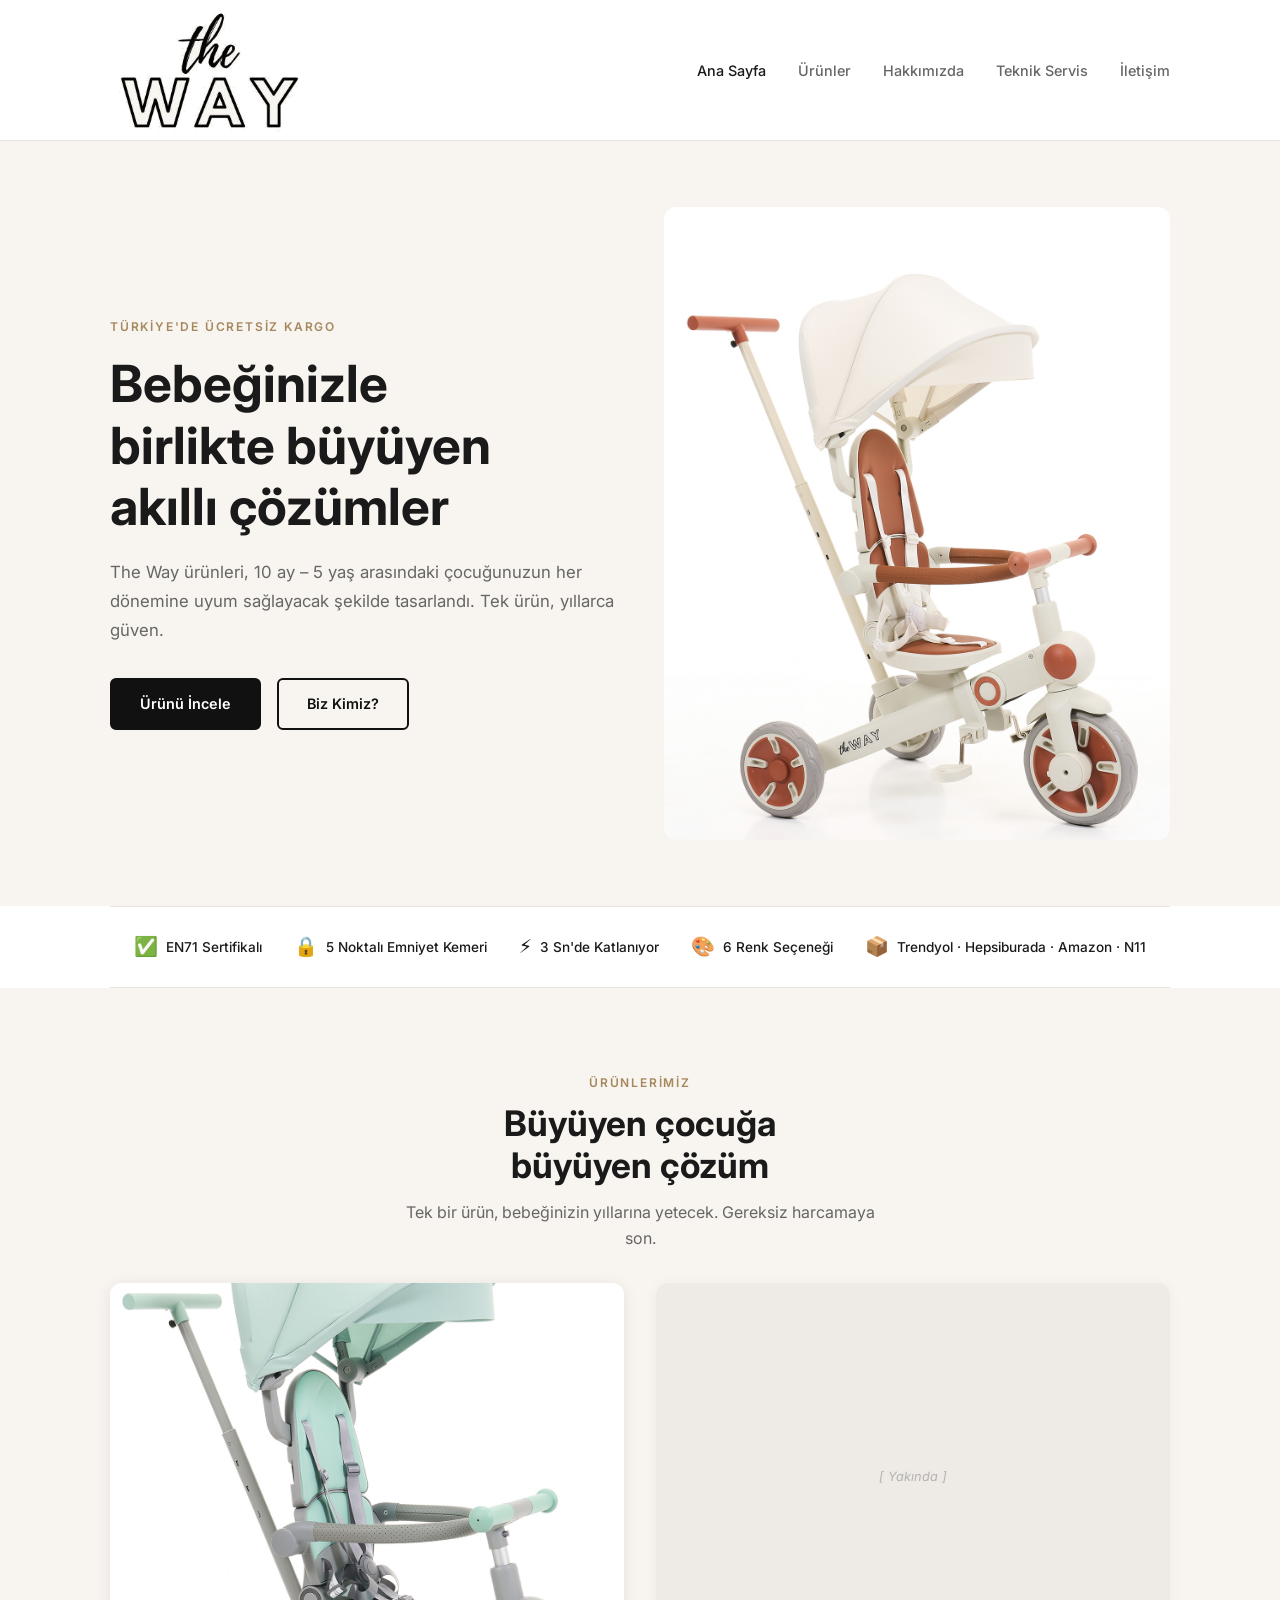
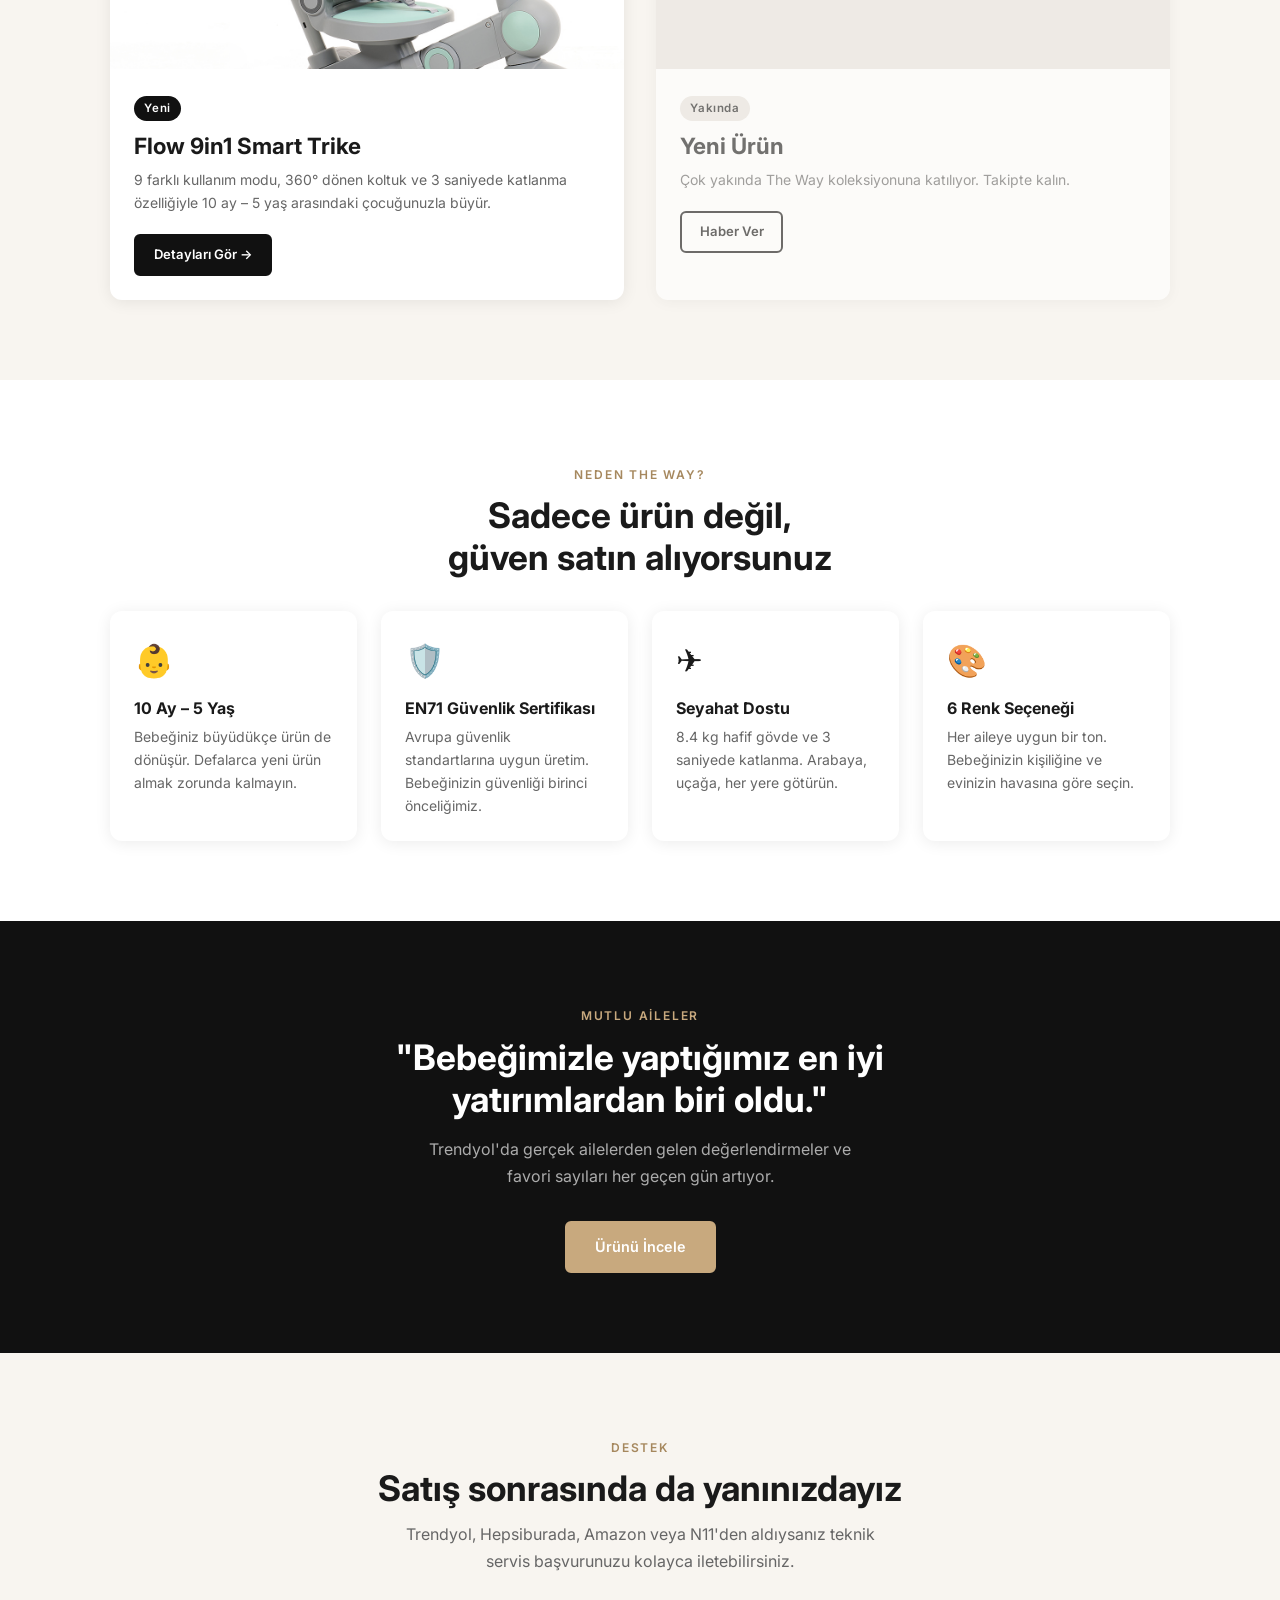
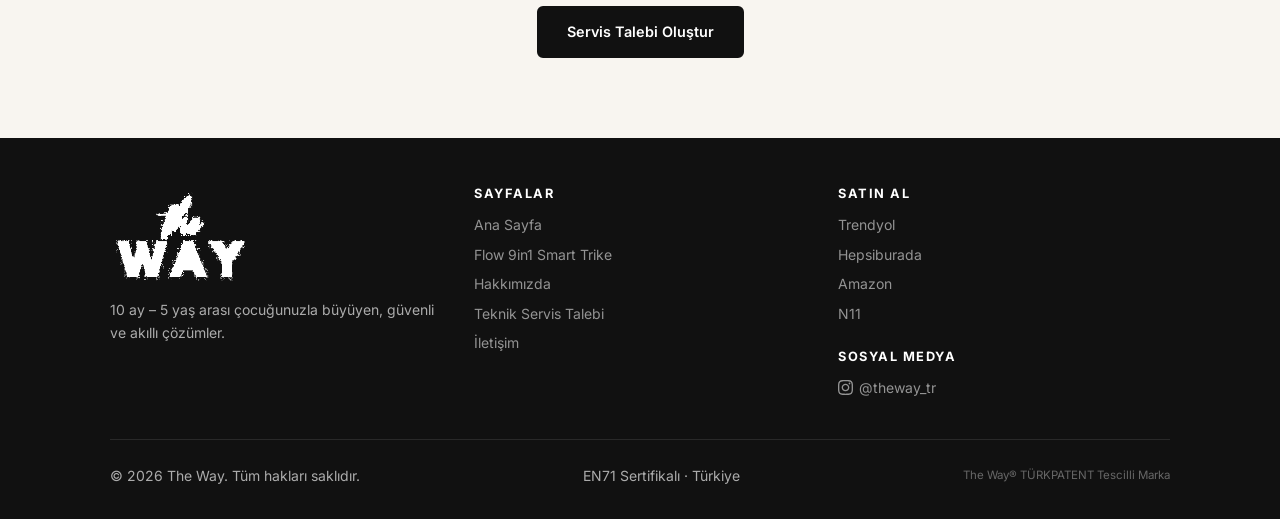
<file: index.html>
<!DOCTYPE html>
<html lang="tr">
<head>
  <meta charset="UTF-8" />
  <meta name="viewport" content="width=device-width, initial-scale=1.0" />
  <title>The Way — Bebeğinizle Büyüyen Akıllı Çözümler</title>
  <meta name="description" content="The Way; 10 ay – 5 yaş arası çocuklar için tasarlanmış, güvenli ve akıllı bebek araçları üretir. Flow 9in1 Smart Trike ile çocuğunuzla birlikte büyüyün." />
  <link rel="preconnect" href="https://fonts.googleapis.com" />
  <link rel="preconnect" href="https://fonts.gstatic.com" crossorigin />
  <link href="https://fonts.googleapis.com/css2?family=Inter:wght@300;400;500;600;700;900&display=swap" rel="stylesheet" />
  <link rel="stylesheet" href="css/style.css" />

  <!-- Schema.org: Organizasyon -->
  <script type="application/ld+json">
  {
    "@context": "https://schema.org",
    "@type": "Organization",
    "name": "The Way",
    "url": "https://theway.com.tr",
    "description": "10 ay – 5 yaş arası çocuklar için akıllı ve güvenli bebek araçları",
    "contactPoint": {
      "@type": "ContactPoint",
      "contactType": "customer service",
      "availableLanguage": "Turkish"
    }
  }
  </script>
</head>
<body>

  <!-- Header buraya enjekte edilir -->
  <div id="site-header"></div>

  <!-- HERO -->
  <section class="hero">
    <div class="container">
      <div class="hero-inner">
        <div class="hero-text">
          <span class="section-label mb-2" style="display:block">Türkiye'de Ücretsiz Kargo</span>
          <h1>Bebeğinizle<br/>birlikte büyüyen<br/>akıllı çözümler</h1>
          <p>
            The Way ürünleri, 10 ay – 5 yaş arasındaki çocuğunuzun her dönemine
            uyum sağlayacak şekilde tasarlandı. Tek ürün, yıllarca güven.
          </p>
          <div class="hero-btns">
            <a href="urun-flow-9in1.html" class="btn btn--primary">Ürünü İncele</a>
            <a href="hakkimizda.html" class="btn btn--outline">Biz Kimiz?</a>
          </div>
        </div>
        <div class="hero-image">
          <img src="images/beyaz/1.jpg" alt="The Way Flow 9in1 Smart Trike — Beyaz" style="width:100%;height:100%;object-fit:cover;" />
        </div>
      </div>
    </div>
  </section>

  <!-- GÜVEN ÇUBUĞU -->
  <section style="padding: 0; background: var(--white);">
    <div class="container">
      <div class="trust-bar">
        <div class="trust-item"><span class="icon">✅</span> EN71 Sertifikalı</div>
        <div class="trust-item"><span class="icon">🔒</span> 5 Noktalı Emniyet Kemeri</div>
        <div class="trust-item"><span class="icon">⚡</span> 3 Sn'de Katlanıyor</div>
        <div class="trust-item"><span class="icon">🎨</span> 6 Renk Seçeneği</div>
        <div class="trust-item"><span class="icon">📦</span> Trendyol · Hepsiburada · Amazon · N11</div>
      </div>
    </div>
  </section>

  <!-- ÜRÜNLER -->
  <section class="section section--cream">
    <div class="container">
      <div class="text-center mb-4">
        <span class="section-label">Ürünlerimiz</span>
        <h2 style="margin-top:0.5rem">Büyüyen çocuğa<br/>büyüyen çözüm</h2>
        <p style="margin: 0.75rem auto 0; color: var(--text-muted); max-width: 50ch;">
          Tek bir ürün, bebeğinizin yıllarına yetecek. Gereksiz harcamaya son.
        </p>
      </div>

      <div class="products-grid">
        <!-- Ürün 1 -->
        <article class="product-card card">
          <div class="product-card-img">
            <img src="images/mint/1.jpg" alt="The Way Flow 9in1 Smart Trike — Mint" style="width:100%;height:100%;object-fit:cover;" />
          </div>
          <div class="product-card-body">
            <span class="badge badge--black" style="margin-bottom:0.75rem">Yeni</span>
            <h3>Flow 9in1 Smart Trike</h3>
            <p>
              9 farklı kullanım modu, 360° dönen koltuk ve 3 saniyede katlanma özelliğiyle
              10 ay – 5 yaş arasındaki çocuğunuzla büyür.
            </p>
            <a href="urun-flow-9in1.html" class="btn btn--primary btn--sm">Detayları Gör →</a>
          </div>
        </article>

        <!-- Ürün 2 — Yakında -->
        <article class="product-card card" style="opacity:0.6">
          <div class="product-card-img">
            <div class="img-placeholder" style="width:100%;height:100%;min-height:240px;">
              [ Yakında ]
            </div>
          </div>
          <div class="product-card-body">
            <span class="badge badge--cream" style="margin-bottom:0.75rem">Yakında</span>
            <h3>Yeni Ürün</h3>
            <p>Çok yakında The Way koleksiyonuna katılıyor. Takipte kalın.</p>
            <a href="iletisim.html" class="btn btn--outline btn--sm">Haber Ver</a>
          </div>
        </article>
      </div>
    </div>
  </section>

  <!-- NEDEN THE WAY -->
  <section class="section">
    <div class="container">
      <div class="text-center mb-4">
        <span class="section-label">Neden The Way?</span>
        <h2 style="margin-top:0.5rem">Sadece ürün değil,<br/>güven satın alıyorsunuz</h2>
      </div>

      <div class="features-grid">
        <div class="feature-item">
          <span class="feature-icon">👶</span>
          <h3>10 Ay – 5 Yaş</h3>
          <p>Bebeğiniz büyüdükçe ürün de dönüşür. Defalarca yeni ürün almak zorunda kalmayın.</p>
        </div>
        <div class="feature-item">
          <span class="feature-icon">🛡️</span>
          <h3>EN71 Güvenlik Sertifikası</h3>
          <p>Avrupa güvenlik standartlarına uygun üretim. Bebeğinizin güvenliği birinci önceliğimiz.</p>
        </div>
        <div class="feature-item">
          <span class="feature-icon">✈️</span>
          <h3>Seyahat Dostu</h3>
          <p>8.4 kg hafif gövde ve 3 saniyede katlanma. Arabaya, uçağa, her yere götürün.</p>
        </div>
        <div class="feature-item">
          <span class="feature-icon">🎨</span>
          <h3>6 Renk Seçeneği</h3>
          <p>Her aileye uygun bir ton. Bebeğinizin kişiliğine ve evinizin havasına göre seçin.</p>
        </div>
      </div>
    </div>
  </section>

  <!-- SOSYAL KANIT / ÇAĞRI -->
  <section class="section section--black">
    <div class="container text-center">
      <span class="section-label" style="color: var(--accent)">Mutlu Aileler</span>
      <h2 style="margin-top:0.5rem; color: var(--white)">
        "Bebeğimizle yaptığımız en iyi<br/>yatırımlardan biri oldu."
      </h2>
      <p style="color: rgba(255,255,255,0.65); margin: 1rem auto 2rem; max-width: 45ch;">
        Trendyol'da gerçek ailelerden gelen değerlendirmeler ve favori sayıları
        her geçen gün artıyor.
      </p>
      <a href="urun-flow-9in1.html" class="btn btn--accent">Ürünü İncele</a>
    </div>
  </section>

  <!-- TEKNİK SERVİS ÇAĞRI -->
  <section class="section section--cream">
    <div class="container text-center">
      <span class="section-label">Destek</span>
      <h2 style="margin-top:0.5rem">Satış sonrasında da yanınızdayız</h2>
      <p style="margin: 0.75rem auto 2rem; color: var(--text-muted); max-width: 48ch;">
        Trendyol, Hepsiburada, Amazon veya N11'den aldıysanız teknik servis
        başvurunuzu kolayca iletebilirsiniz.
      </p>
      <a href="servis.html" class="btn btn--primary">Servis Talebi Oluştur</a>
    </div>
  </section>

  <!-- Footer buraya enjekte edilir -->
  <div id="site-footer"></div>

  <script src="js/main.js"></script>
</body>
</html>
                                                         
</file>
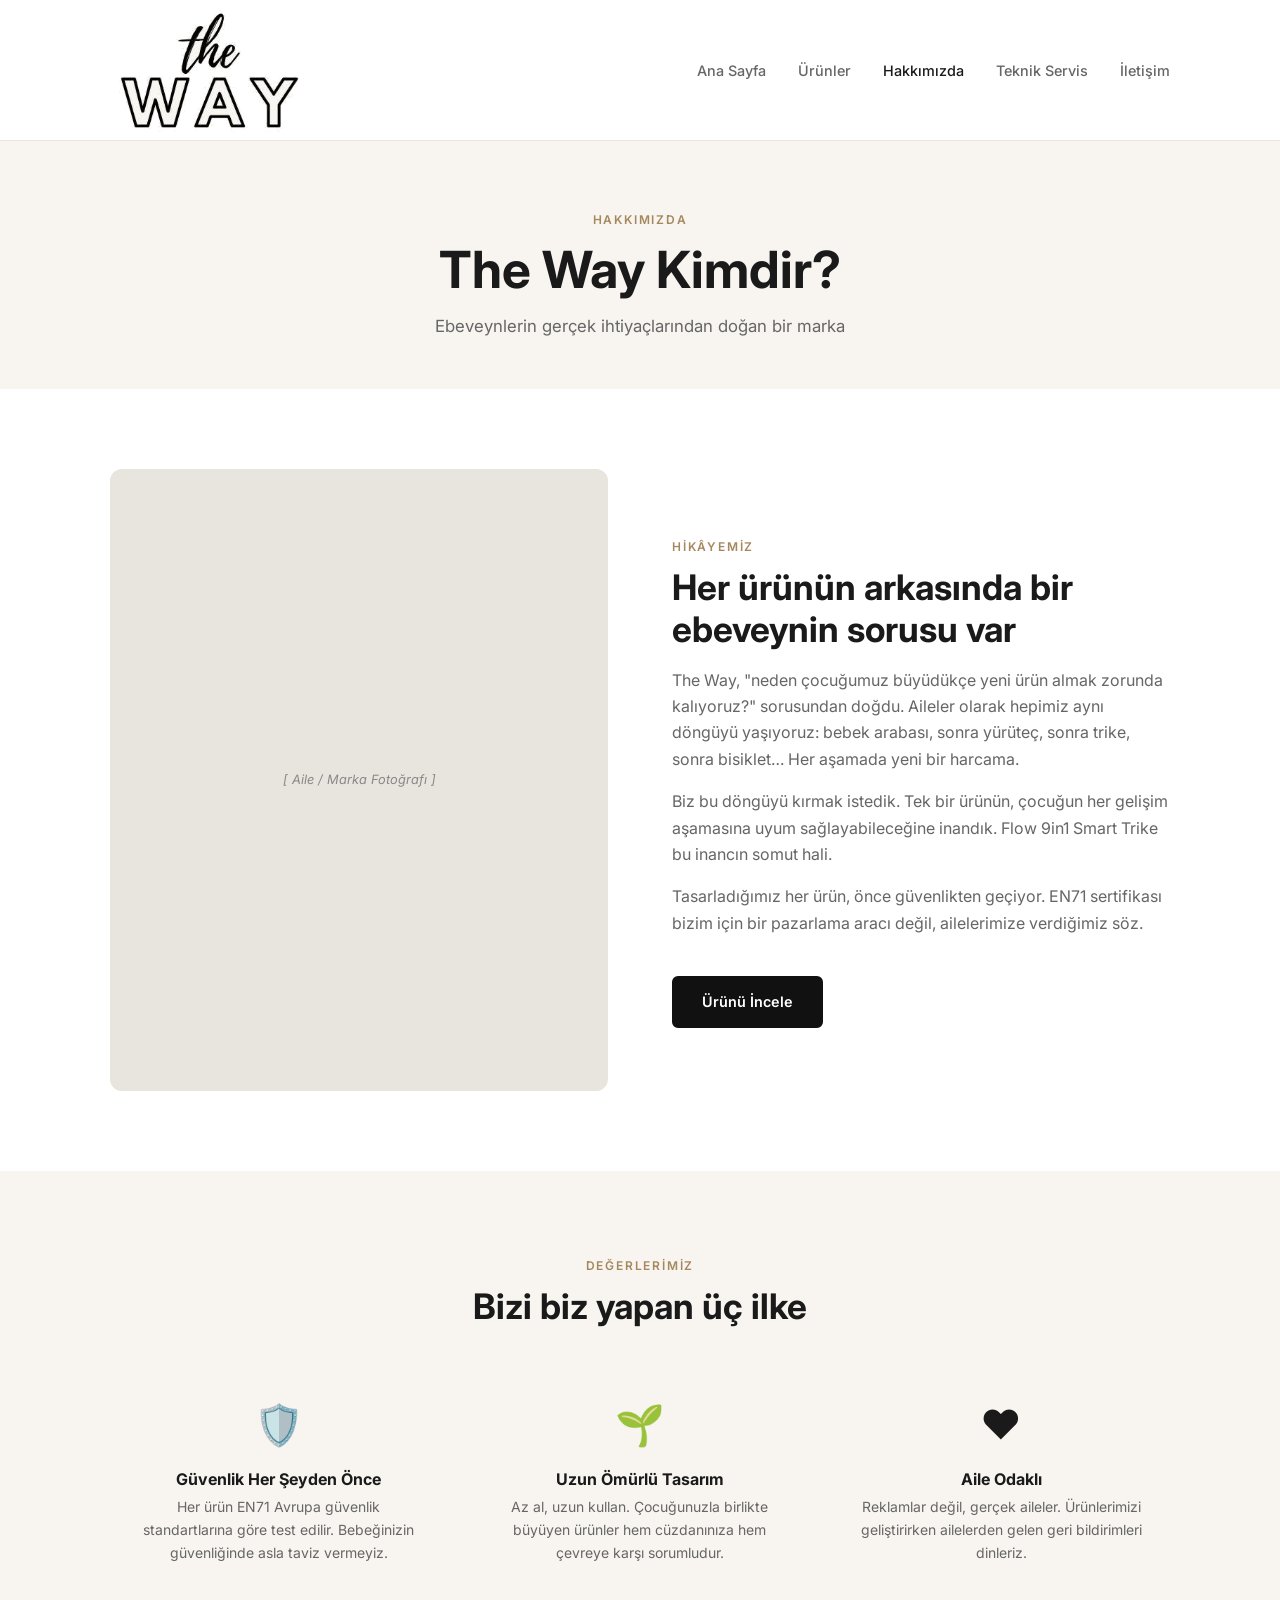
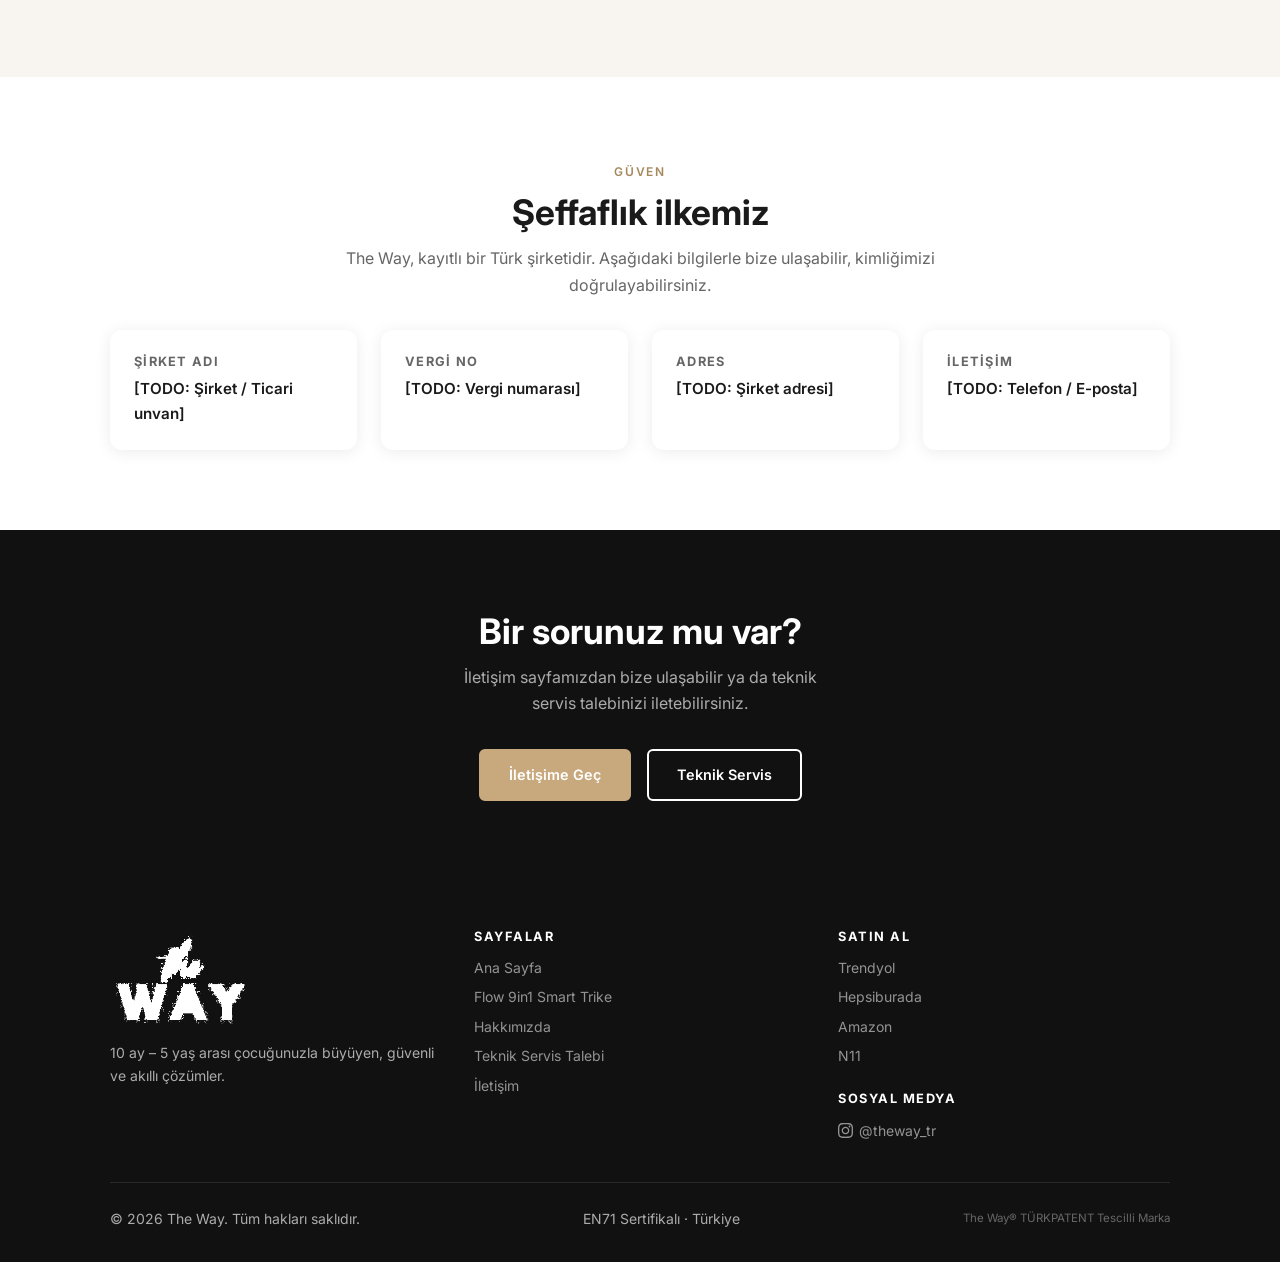
<file: hakkimizda.html>
<!DOCTYPE html>
<html lang="tr">
<head>
  <meta charset="UTF-8" />
  <meta name="viewport" content="width=device-width, initial-scale=1.0" />
  <title>Hakkımızda — The Way</title>
  <meta name="description" content="The Way; ebeveynlerin gerçek ihtiyaçlarından doğan, güvenli ve uzun ömürlü bebek ürünleri tasarlayan bir Türk markasıdır." />
  <link rel="preconnect" href="https://fonts.googleapis.com" />
  <link rel="preconnect" href="https://fonts.gstatic.com" crossorigin />
  <link href="https://fonts.googleapis.com/css2?family=Inter:wght@300;400;500;600;700;900&display=swap" rel="stylesheet" />
  <link rel="stylesheet" href="css/style.css" />

  <style>
    .story-layout {
      display: grid;
      grid-template-columns: 1fr 1fr;
      gap: 4rem;
      align-items: center;
    }
    @media (max-width: 768px) {
      .story-layout { grid-template-columns: 1fr; gap: 2rem; }
    }
    .story-image {
      border-radius: var(--radius);
      overflow: hidden;
      aspect-ratio: 4/5;
    }
    .story-text h2 { margin-bottom: 1rem; }
    .story-text p { color: var(--text-muted); margin-bottom: 1rem; }

    .values-grid {
      display: grid;
      grid-template-columns: repeat(auto-fit, minmax(200px, 1fr));
      gap: 1.5rem;
      text-align: center;
    }
    .value-item {
      padding: 2rem 1.5rem;
    }
    .value-icon { font-size: 2.5rem; display: block; margin-bottom: 0.75rem; }
    .value-item h3 { font-size: 1rem; margin-bottom: 0.4rem; }
    .value-item p { font-size: 0.875rem; color: var(--text-muted); max-width: none; }

    .trust-grid {
      display: grid;
      grid-template-columns: repeat(auto-fit, minmax(200px, 1fr));
      gap: 1.5rem;
    }
    .trust-card {
      background: var(--white);
      border-radius: var(--radius);
      padding: 1.5rem;
      box-shadow: var(--shadow);
    }
    .trust-card h4 { font-size: 0.8rem; text-transform: uppercase; letter-spacing: 0.1em; color: var(--text-muted); margin-bottom: 0.4rem; }
    .trust-card p { font-size: 0.95rem; font-weight: 600; max-width: none; }
  </style>
</head>
<body>

  <div id="site-header"></div>

  <div class="page-hero">
    <div class="container">
      <span class="section-label">Hakkımızda</span>
      <h1 style="margin-top:0.5rem">The Way Kimdir?</h1>
      <p>Ebeveynlerin gerçek ihtiyaçlarından doğan bir marka</p>
    </div>
  </div>

  <!-- Marka Hikâyesi -->
  <section class="section">
    <div class="container">
      <div class="story-layout">
        <div class="story-image">
          <div class="img-placeholder" style="width:100%;height:100%;min-height:420px;">
            [ Aile / Marka Fotoğrafı ]
          </div>
        </div>
        <div class="story-text">
          <span class="section-label">Hikâyemiz</span>
          <h2 style="margin-top:0.5rem">Her ürünün arkasında bir ebeveynin sorusu var</h2>
          <p>
            The Way, "neden çocuğumuz büyüdükçe yeni ürün almak zorunda kalıyoruz?"
            sorusundan doğdu. Aileler olarak hepimiz aynı döngüyü yaşıyoruz: bebek arabası,
            sonra yürüteç, sonra trike, sonra bisiklet… Her aşamada yeni bir harcama.
          </p>
          <p>
            Biz bu döngüyü kırmak istedik. Tek bir ürünün, çocuğun her gelişim aşamasına
            uyum sağlayabileceğine inandık. Flow 9in1 Smart Trike bu inancın somut hali.
          </p>
          <p>
            Tasarladığımız her ürün, önce güvenlikten geçiyor. EN71 sertifikası bizim için
            bir pazarlama aracı değil, ailelerimize verdiğimiz söz.
          </p>
          <a href="urun-flow-9in1.html" class="btn btn--primary mt-3" style="display:inline-flex">Ürünü İncele</a>
        </div>
      </div>
    </div>
  </section>

  <!-- Değerlerimiz -->
  <section class="section section--cream">
    <div class="container">
      <div class="text-center mb-4">
        <span class="section-label">Değerlerimiz</span>
        <h2 style="margin-top:0.5rem">Bizi biz yapan üç ilke</h2>
      </div>
      <div class="values-grid">
        <div class="value-item">
          <span class="value-icon">🛡️</span>
          <h3>Güvenlik Her Şeyden Önce</h3>
          <p>Her ürün EN71 Avrupa güvenlik standartlarına göre test edilir. Bebeğinizin güvenliğinde asla taviz vermeyiz.</p>
        </div>
        <div class="value-item">
          <span class="value-icon">🌱</span>
          <h3>Uzun Ömürlü Tasarım</h3>
          <p>Az al, uzun kullan. Çocuğunuzla birlikte büyüyen ürünler hem cüzdanınıza hem çevreye karşı sorumludur.</p>
        </div>
        <div class="value-item">
          <span class="value-icon">❤️</span>
          <h3>Aile Odaklı</h3>
          <p>Reklamlar değil, gerçek aileler. Ürünlerimizi geliştirirken ailelerden gelen geri bildirimleri dinleriz.</p>
        </div>
      </div>
    </div>
  </section>

  <!-- Güven Unsurları -->
  <section class="section">
    <div class="container">
      <div class="text-center mb-4">
        <span class="section-label">Güven</span>
        <h2 style="margin-top:0.5rem">Şeffaflık ilkemiz</h2>
        <p style="margin: 0.75rem auto 0; color: var(--text-muted);">
          The Way, kayıtlı bir Türk şirketidir. Aşağıdaki bilgilerle bize ulaşabilir, kimliğimizi doğrulayabilirsiniz.
        </p>
      </div>
      <div class="trust-grid">
        <div class="trust-card">
          <h4>Şirket Adı</h4>
          <p>[TODO: Şirket / Ticari unvan]</p>
        </div>
        <div class="trust-card">
          <h4>Vergi No</h4>
          <p>[TODO: Vergi numarası]</p>
        </div>
        <div class="trust-card">
          <h4>Adres</h4>
          <p>[TODO: Şirket adresi]</p>
        </div>
        <div class="trust-card">
          <h4>İletişim</h4>
          <p>[TODO: Telefon / E-posta]</p>
        </div>
      </div>
    </div>
  </section>

  <!-- CTA -->
  <section class="section section--black">
    <div class="container text-center">
      <h2 style="color:var(--white)">Bir sorunuz mu var?</h2>
      <p style="color:rgba(255,255,255,0.65); margin: 0.75rem auto 2rem; max-width: 40ch;">
        İletişim sayfamızdan bize ulaşabilir ya da teknik servis talebinizi iletebilirsiniz.
      </p>
      <div style="display:flex; gap:1rem; justify-content:center; flex-wrap:wrap;">
        <a href="iletisim.html" class="btn btn--accent">İletişime Geç</a>
        <a href="servis.html" class="btn btn--outline" style="color:var(--white); border-color:var(--white)">Teknik Servis</a>
      </div>
    </div>
  </section>

  <div id="site-footer"></div>
  <script src="js/main.js"></script>
</body>
</html>
</file>
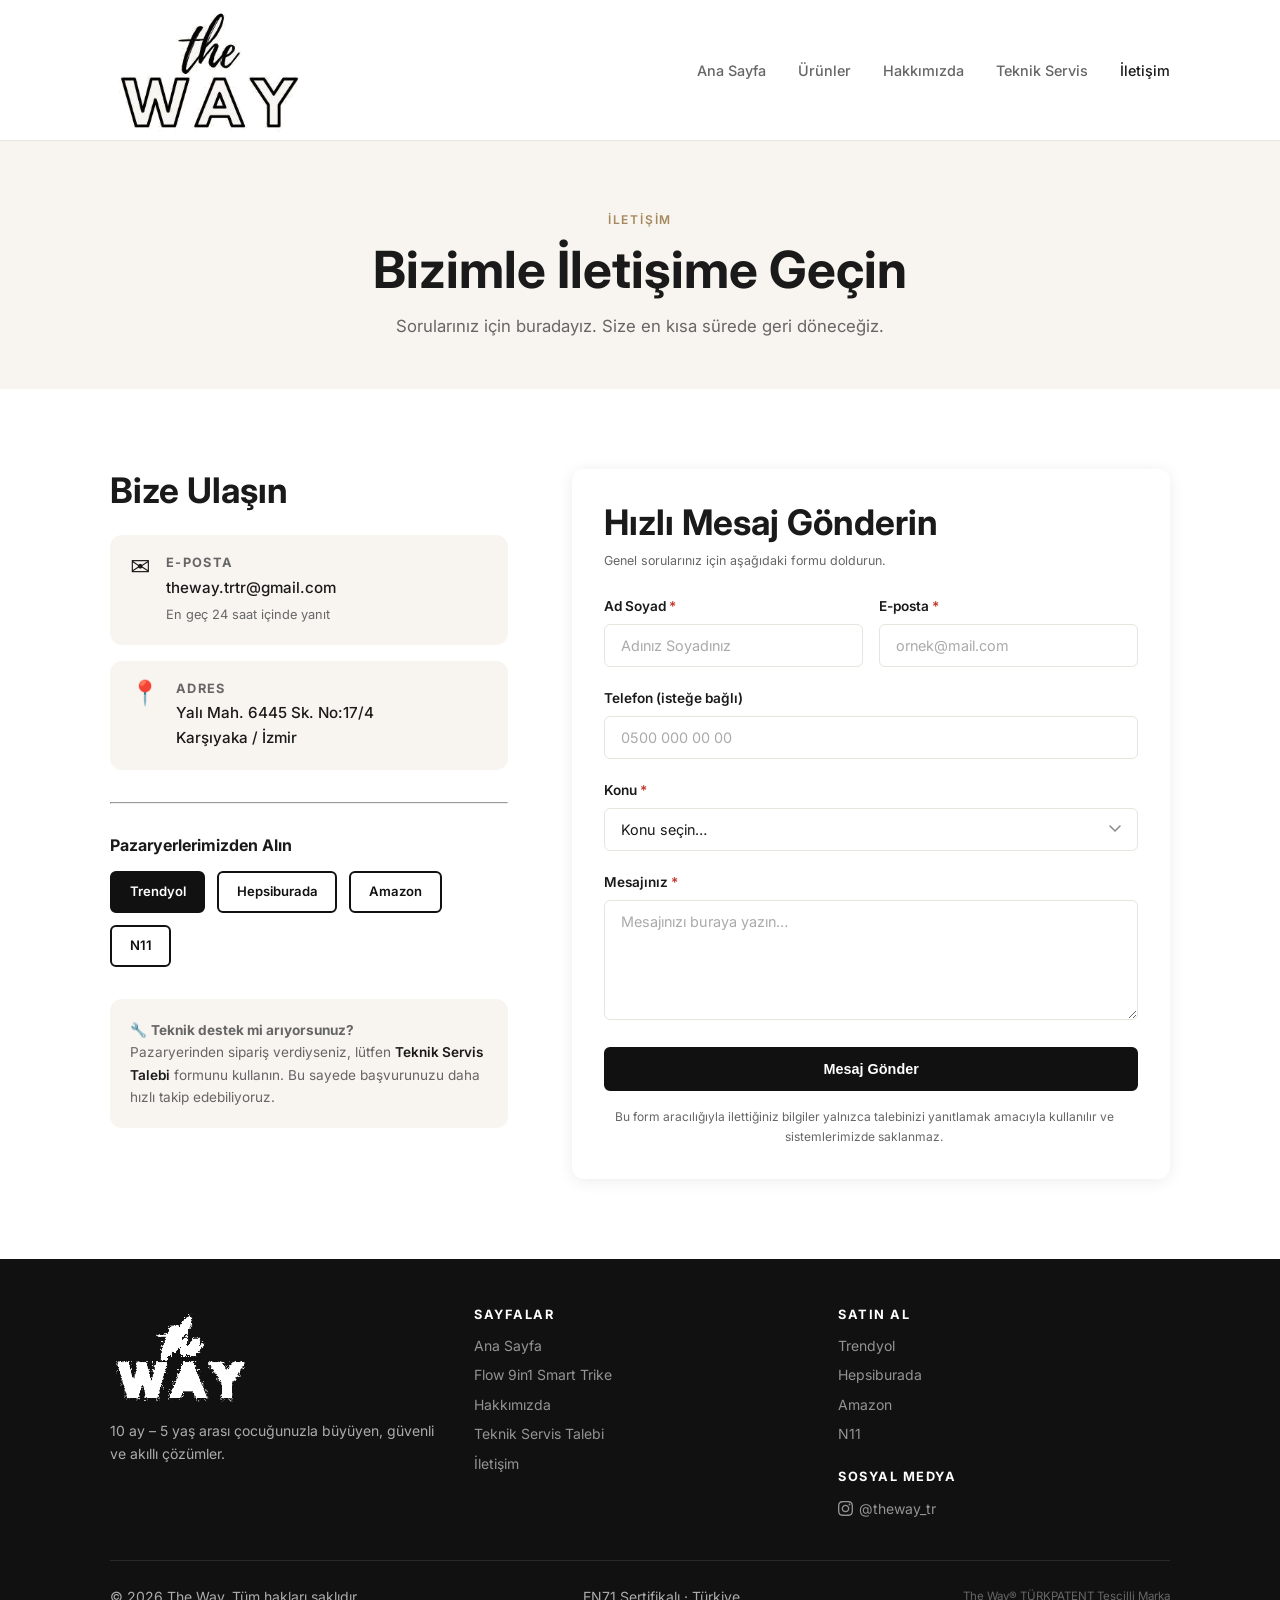
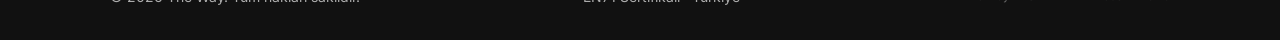
<file: iletisim.html>
<!DOCTYPE html>
<html lang="tr">
<head>
  <meta charset="UTF-8" />
  <meta name="viewport" content="width=device-width, initial-scale=1.0" />
  <title>İletişim — The Way</title>
  <meta name="description" content="The Way ile iletişime geçin. Telefon, e-posta veya adres bilgilerimize ulaşın." />
  <link rel="preconnect" href="https://fonts.googleapis.com" />
  <link rel="preconnect" href="https://fonts.gstatic.com" crossorigin />
  <link href="https://fonts.googleapis.com/css2?family=Inter:wght@300;400;500;600;700;900&display=swap" rel="stylesheet" />
  <link rel="stylesheet" href="css/style.css" />

  <style>
    .contact-layout {
      display: grid;
      grid-template-columns: 1fr 1.5fr;
      gap: 4rem;
      align-items: start;
    }
    @media (max-width: 768px) {
      .contact-layout { grid-template-columns: 1fr; gap: 2.5rem; }
    }

    .contact-card {
      display: flex;
      gap: 1rem;
      align-items: flex-start;
      padding: 1.25rem;
      background: var(--cream);
      border-radius: var(--radius);
      margin-bottom: 1rem;
    }
    .contact-card-icon {
      font-size: 1.5rem;
      flex-shrink: 0;
      line-height: 1;
    }
    .contact-card h4 {
      font-size: 0.8rem;
      text-transform: uppercase;
      letter-spacing: 0.1em;
      color: var(--text-muted);
      margin-bottom: 0.25rem;
    }
    .contact-card p, .contact-card a {
      font-size: 0.95rem;
      font-weight: 500;
      max-width: none;
      color: var(--text);
    }
    .contact-card a:hover { color: var(--accent-dark); }

    .contact-form-box {
      background: var(--white);
      border-radius: var(--radius);
      padding: 2rem;
      box-shadow: var(--shadow);
    }
    .contact-form-box h2 { margin-bottom: 0.5rem; }
    .contact-form-box .form-note { margin-bottom: 1.5rem; }

    .marketplace-row {
      display: flex;
      gap: 0.75rem;
      flex-wrap: wrap;
      margin-top: 1rem;
    }
  </style>
</head>
<body>

  <div id="site-header"></div>

  <div class="page-hero">
    <div class="container">
      <span class="section-label">İletişim</span>
      <h1 style="margin-top:0.5rem">Bizimle İletişime Geçin</h1>
      <p>Sorularınız için buradayız. Size en kısa sürede geri döneceğiz.</p>
    </div>
  </div>

  <section class="section">
    <div class="container">
      <div class="contact-layout">

        <!-- Sol: İletişim Bilgileri -->
        <div>
          <h2 style="margin-bottom:1.5rem">Bize Ulaşın</h2>



          <div class="contact-card">
            <span class="contact-card-icon">✉️</span>
            <div>
              <h4>E-posta</h4>
              <a href="mailto:theway.trtr@gmail.com">theway.trtr@gmail.com</a>
              <p style="font-size:0.8rem; color:var(--text-muted); font-weight:400; margin-top:0.2rem">
                En geç 24 saat içinde yanıt
              </p>
            </div>
          </div>

          <div class="contact-card">
            <span class="contact-card-icon">📍</span>
            <div>
              <h4>Adres</h4>
              <p>Yalı Mah. 6445 Sk. No:17/4<br/>Karşıyaka / İzmir</p>
            </div>
          </div>



          <hr class="divider" style="margin: 2rem 0" />

          <h3 style="margin-bottom:0.75rem; font-size:1rem">Pazaryerlerimizden Alın</h3>
          <div class="marketplace-row">
            <a href="https://www.trendyol.com/magaza/theway-m-818336?channelId=1&subPathStrategy=no-subpath" target="_blank" rel="noopener" class="btn btn--primary btn--sm">Trendyol</a>
            <a href="https://www.hepsiburada.com/magaza/theway" target="_blank" rel="noopener" class="btn btn--outline btn--sm">Hepsiburada</a>
            <a href="#" target="_blank" rel="noopener" class="btn btn--outline btn--sm">Amazon</a>
            <a href="https://www.n11.com/magaza/the-way" target="_blank" rel="noopener" class="btn btn--outline btn--sm">N11</a>
          </div>

          <div style="margin-top:2rem; padding:1.25rem; background:var(--cream); border-radius:var(--radius);">
            <p style="font-size:0.85rem; color:var(--text-muted); max-width:none;">
              🔧 <strong>Teknik destek mi arıyorsunuz?</strong><br/>
              Pazaryerinden sipariş verdiyseniz, lütfen
              <a href="servis.html" style="font-weight:600; color:var(--text)">Teknik Servis Talebi</a>
              formunu kullanın. Bu sayede başvurunuzu daha hızlı takip edebiliyoruz.
            </p>
          </div>
        </div>

        <!-- Sağ: Hızlı İletişim Formu -->
        <div class="contact-form-box">
          <h2>Hızlı Mesaj Gönderin</h2>
          <p class="form-note">Genel sorularınız için aşağıdaki formu doldurun.</p>

          <div class="alert alert--success" id="contact-success">
            Mesajınız alındı! En kısa sürede geri döneceğiz. 🎉
          </div>
          <div class="alert alert--error" id="contact-error">
            Bir hata oluştu. Lütfen doğrudan e-posta ya da telefon ile ulaşın.
          </div>

          <form id="contact-form" novalidate>
            <input type="hidden" name="access_key" value="1edcb262-aeb4-44b7-a63e-ce8cc095728a" />
            <input type="hidden" name="subject" value="The Way — Yeni İletişim Mesajı" />
            <input type="hidden" name="from_name" value="The Way Website" />
            <input type="hidden" name="form_type" value="iletisim" />

            <div class="form-row">
              <div class="form-group">
                <label class="required" for="ad">Ad Soyad</label>
                <input class="form-control" type="text" id="ad" name="ad" placeholder="Adınız Soyadınız" required />
              </div>
              <div class="form-group">
                <label class="required" for="email">E-posta</label>
                <input class="form-control" type="email" id="email" name="email" placeholder="ornek@mail.com" required />
              </div>
            </div>

            <div class="form-group">
              <label for="telefon">Telefon (isteğe bağlı)</label>
              <input class="form-control" type="tel" id="telefon" name="telefon" placeholder="0500 000 00 00" />
            </div>

            <div class="form-group">
              <label class="required" for="konu">Konu</label>
              <select class="form-control" id="konu" name="konu" required>
                <option value="">Konu seçin…</option>
                <option>Ürün hakkında soru</option>
                <option>Renk / stok bilgisi</option>
                <option>Sipariş durumu</option>
                <option>Basın / medya</option>
                <option>Diğer</option>
              </select>
            </div>

            <div class="form-group">
              <label class="required" for="mesaj">Mesajınız</label>
              <textarea class="form-control" id="mesaj" name="mesaj" rows="5" placeholder="Mesajınızı buraya yazın…" required></textarea>
            </div>

            <button type="submit" class="btn btn--primary btn--full" id="contact-submit">
              Mesaj Gönder
            </button>
            <p style="font-size:0.75rem; color:var(--text-muted); text-align:center; margin-top:1rem;">
              Bu form aracılığıyla ilettiğiniz bilgiler yalnızca talebinizi yanıtlamak amacıyla kullanılır ve sistemlerimizde saklanmaz.
            </p>
          </form>
        </div>
      </div>
    </div>
  </section>

  <div id="site-footer"></div>
  <script src="js/main.js"></script>
  <script>
    document.getElementById('contact-form').addEventListener('submit', function(e) {
      e.preventDefault();
      const successEl = document.getElementById('contact-success');
      const errorEl = document.getElementById('contact-error');
      const submitBtn = document.getElementById('contact-submit');
      handleFormSubmit(this, successEl, errorEl, submitBtn);
    });
  </script>
</body>
</html>
</file>
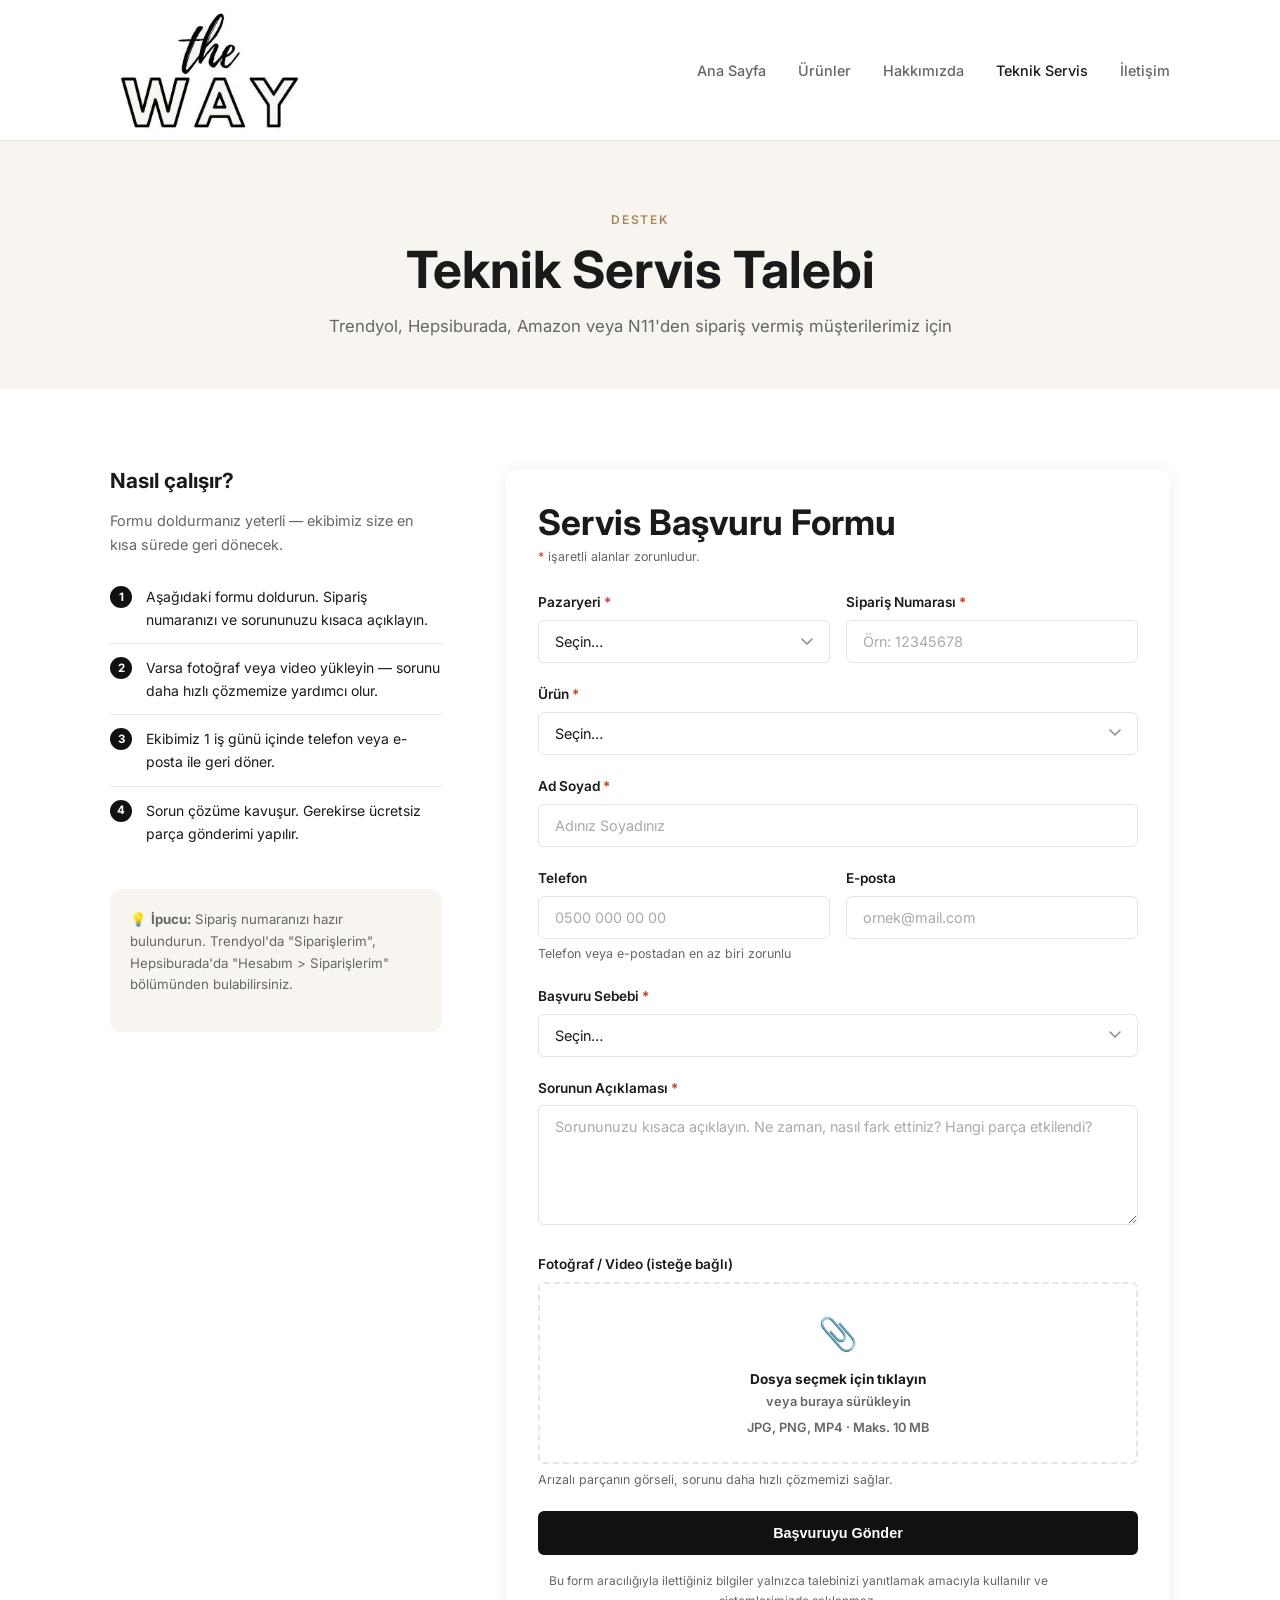
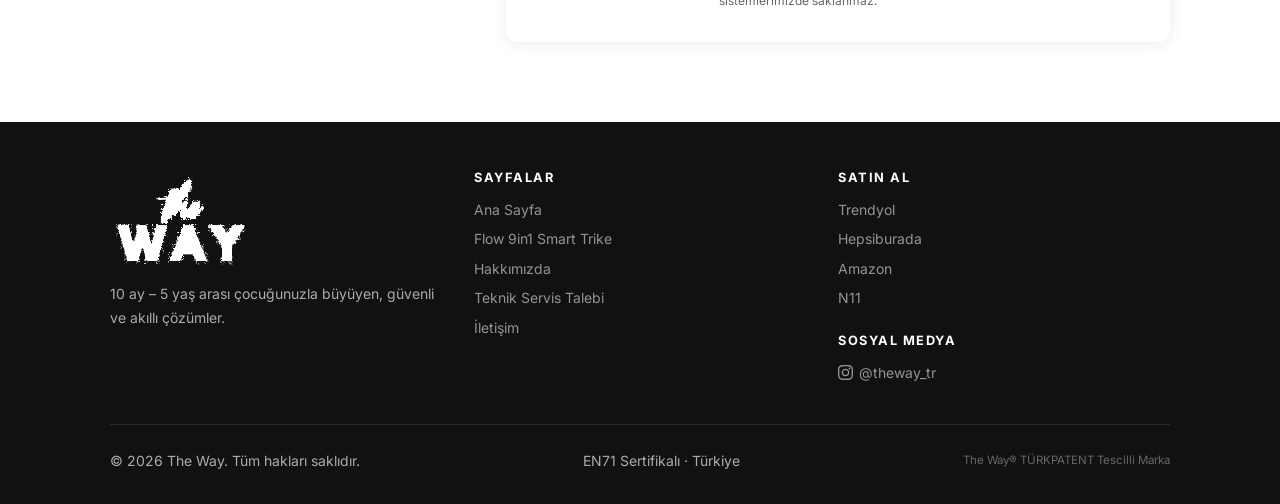
<file: servis.html>
<!DOCTYPE html>
<html lang="tr">
<head>
  <meta charset="UTF-8" />
  <meta name="viewport" content="width=device-width, initial-scale=1.0" />
  <title>Teknik Servis Talebi — The Way</title>
  <meta name="description" content="The Way ürünleri için teknik servis, arıza, eksik parça veya kullanım desteği talebinizi buradan iletebilirsiniz." />
  <link rel="preconnect" href="https://fonts.googleapis.com" />
  <link rel="preconnect" href="https://fonts.gstatic.com" crossorigin />
  <link href="https://fonts.googleapis.com/css2?family=Inter:wght@300;400;500;600;700;900&display=swap" rel="stylesheet" />
  <link rel="stylesheet" href="css/style.css" />

  <style>
    .service-layout {
      display: grid;
      grid-template-columns: 1fr 2fr;
      gap: 4rem;
      align-items: start;
    }
    @media (max-width: 768px) {
      .service-layout { grid-template-columns: 1fr; gap: 2rem; }
    }

    .service-info h2 { margin-bottom: 1rem; font-size: 1.3rem; }
    .service-info p { color: var(--text-muted); font-size: 0.9rem; margin-bottom: 1rem; }

    .steps-list {
      list-style: none;
      counter-reset: steps;
    }
    .steps-list li {
      counter-increment: steps;
      display: flex;
      gap: 0.9rem;
      align-items: flex-start;
      padding: 0.75rem 0;
      border-bottom: 1px solid var(--warm-gray);
      font-size: 0.875rem;
    }
    .steps-list li:last-child { border: none; }
    .steps-list li::before {
      content: counter(steps);
      background: var(--black);
      color: var(--white);
      width: 22px;
      height: 22px;
      border-radius: 50%;
      display: flex;
      align-items: center;
      justify-content: center;
      font-size: 0.72rem;
      font-weight: 700;
      flex-shrink: 0;
      margin-top: 1px;
    }

    .service-form-box {
      background: var(--white);
      border-radius: var(--radius);
      padding: 2rem;
      box-shadow: var(--shadow);
    }

    .file-upload-area {
      border: 2px dashed var(--warm-gray);
      border-radius: var(--radius-sm);
      padding: 1.5rem;
      text-align: center;
      cursor: pointer;
      transition: border-color var(--transition), background var(--transition);
    }
    .file-upload-area:hover {
      border-color: var(--accent);
      background: rgba(200,169,126,0.04);
    }
    .file-upload-area input[type="file"] {
      display: none;
    }
    .file-upload-area .upload-icon { font-size: 2rem; margin-bottom: 0.5rem; }
    .file-upload-area p { font-size: 0.8rem; color: var(--text-muted); max-width: none; margin: 0; }
    .file-upload-area strong { font-size: 0.85rem; }
    #file-names { font-size: 0.78rem; color: var(--accent-dark); margin-top: 0.4rem; }

    .required-note {
      font-size: 0.78rem;
      color: var(--text-muted);
      margin-bottom: 1.5rem;
    }
    .required-note span { color: #c0392b; }
  </style>
</head>
<body>

  <div id="site-header"></div>

  <div class="page-hero">
    <div class="container">
      <span class="section-label">Destek</span>
      <h1 style="margin-top:0.5rem">Teknik Servis Talebi</h1>
      <p>Trendyol, Hepsiburada, Amazon veya N11'den sipariş vermiş müşterilerimiz için</p>
    </div>
  </div>

  <section class="section">
    <div class="container">
      <div class="service-layout">

        <!-- Sol: Bilgi -->
        <div class="service-info">
          <h2>Nasıl çalışır?</h2>
          <p>
            Formu doldurmanız yeterli — ekibimiz size en kısa sürede
            geri dönecek.
          </p>
          <ul class="steps-list">
            <li>Aşağıdaki formu doldurun. Sipariş numaranızı ve sorununuzu kısaca açıklayın.</li>
            <li>Varsa fotoğraf veya video yükleyin — sorunu daha hızlı çözmemize yardımcı olur.</li>
            <li>Ekibimiz 1 iş günü içinde telefon veya e-posta ile geri döner.</li>
            <li>Sorun çözüme kavuşur. Gerekirse ücretsiz parça gönderimi yapılır.</li>
          </ul>

          <div style="margin-top:2rem; padding:1.25rem; background:var(--cream); border-radius:var(--radius);">
            <p style="font-size:0.83rem; color:var(--text-muted); max-width:none;">
              💡 <strong>İpucu:</strong> Sipariş numaranızı hazır bulundurun. Trendyol'da "Siparişlerim",
              Hepsiburada'da "Hesabım > Siparişlerim" bölümünden bulabilirsiniz.
            </p>
          </div>


        </div>

        <!-- Sağ: Form -->
        <div class="service-form-box">
          <h2 style="margin-bottom:0.25rem">Servis Başvuru Formu</h2>
          <p class="required-note"><span>*</span> işaretli alanlar zorunludur.</p>

          <div class="alert alert--success" id="servis-success">
            Başvurunuz alındı! 🎉 En geç 1 iş günü içinde size ulaşacağız.
          </div>
          <div class="alert alert--error" id="servis-error">
            Bir hata oluştu. Lütfen doğrudan bizi arayın veya e-posta gönderin.
          </div>

          <form id="servis-form" novalidate>
            <input type="hidden" name="access_key" value="1edcb262-aeb4-44b7-a63e-ce8cc095728a" />
            <input type="hidden" name="subject" value="The Way — Yeni Teknik Servis Talebi" />
            <input type="hidden" name="from_name" value="The Way Website" />
            <input type="hidden" name="form_type" value="teknik_servis" />

            <!-- Pazaryeri + Sipariş No -->
            <div class="form-row">
              <div class="form-group">
                <label class="required" for="pazaryeri">Pazaryeri</label>
                <select class="form-control" id="pazaryeri" name="pazaryeri" required>
                  <option value="">Seçin…</option>
                  <option>Trendyol</option>
                  <option>Hepsiburada</option>
                  <option>Amazon</option>
                  <option>N11</option>
                </select>
              </div>
              <div class="form-group">
                <label class="required" for="siparis-no">Sipariş Numarası</label>
                <input class="form-control" type="text" id="siparis-no" name="siparis_no"
                  placeholder="Örn: 12345678" required />
              </div>
            </div>

            <!-- Ürün -->
            <div class="form-group">
              <label class="required" for="urun">Ürün</label>
              <select class="form-control" id="urun" name="urun" required>
                <option value="">Seçin…</option>
                <option>The Way Flow 9in1 Smart Trike</option>
                <option>Diğer</option>
              </select>
            </div>

            <!-- Ad Soyad -->
            <div class="form-group">
              <label class="required" for="ad-soyad">Ad Soyad</label>
              <input class="form-control" type="text" id="ad-soyad" name="ad_soyad"
                placeholder="Adınız Soyadınız" required />
            </div>

            <!-- Telefon + E-posta -->
            <div class="form-row">
              <div class="form-group">
                <label for="telefon-servis">Telefon</label>
                <input class="form-control" type="tel" id="telefon-servis" name="telefon"
                  placeholder="0500 000 00 00" />
                <p class="form-note">Telefon veya e-postadan en az biri zorunlu</p>
              </div>
              <div class="form-group">
                <label for="email-servis">E-posta</label>
                <input class="form-control" type="email" id="email-servis" name="email"
                  placeholder="ornek@mail.com" />
              </div>
            </div>

            <!-- Başvuru Sebebi -->
            <div class="form-group">
              <label class="required" for="sebep">Başvuru Sebebi</label>
              <select class="form-control" id="sebep" name="sebep" required>
                <option value="">Seçin…</option>
                <option>Arıza / Bozuk Parça</option>
                <option>Eksik Parça</option>
                <option>Kullanım Desteği</option>
                <option>Değişim / İade Talebi</option>
                <option>Diğer</option>
              </select>
            </div>

            <!-- Açıklama -->
            <div class="form-group">
              <label class="required" for="aciklama">Sorunun Açıklaması</label>
              <textarea class="form-control" id="aciklama" name="aciklama" rows="5"
                placeholder="Sorununuzu kısaca açıklayın. Ne zaman, nasıl fark ettiniz? Hangi parça etkilendi?" required></textarea>
            </div>

            <!-- Dosya Yükleme -->
            <div class="form-group">
              <label>Fotoğraf / Video (isteğe bağlı)</label>
              <label class="file-upload-area" for="dosyalar">
                <div class="upload-icon">📎</div>
                <strong>Dosya seçmek için tıklayın</strong>
                <p>veya buraya sürükleyin</p>
                <p style="margin-top:0.3rem">JPG, PNG, MP4 · Maks. 10 MB</p>
                <input type="file" id="dosyalar" name="dosyalar" multiple accept="image/*,video/*" />
              </label>
              <div id="file-names"></div>
              <p class="form-note">Arızalı parçanın görseli, sorunu daha hızlı çözmemizi sağlar.</p>
            </div>

            <button type="submit" class="btn btn--primary btn--full" id="servis-submit">
              Başvuruyu Gönder
            </button>

            <p style="font-size:0.75rem; color:var(--text-muted); text-align:center; margin-top:1rem;">
              Bu form aracılığıyla ilettiğiniz bilgiler yalnızca talebinizi yanıtlamak amacıyla kullanılır ve sistemlerimizde saklanmaz.
            </p>
          </form>
        </div>
      </div>
    </div>
  </section>

  <div id="site-footer"></div>
  <script src="js/main.js"></script>
  <script>
    // Dosya isimlerini göster
    document.getElementById('dosyalar').addEventListener('change', function() {
      const names = Array.from(this.files).map(f => f.name).join(', ');
      document.getElementById('file-names').textContent = names ? '📎 ' + names : '';
    });

    // Form gönderimi
    document.getElementById('servis-form').addEventListener('submit', function(e) {
      e.preventDefault();

      // Telefon veya e-posta kontrolü
      const telefon = this.querySelector('[name="telefon"]').value.trim();
      const email = this.querySelector('[name="email"]').value.trim();
      if (!telefon && !email) {
        alert('Lütfen telefon veya e-posta adresinizi girin.');
        return;
      }

      const successEl = document.getElementById('servis-success');
      const errorEl = document.getElementById('servis-error');
      const submitBtn = document.getElementById('servis-submit');
      handleFormSubmit(this, successEl, errorEl, submitBtn);
    });
  </script>
</body>
</html>
</file>
<file: css/style.css>
/* =========================================
   The Way — Ortak Stiller
   Mobil öncelikli, sade, sıcak tasarım
   ========================================= */

/* --- Reset & Temel --- */
*, *::before, *::after {
  box-sizing: border-box;
  margin: 0;
  padding: 0;
}

:root {
  --black: #111111;
  --white: #ffffff;
  --cream: #f8f5f0;
  --warm-gray: #e8e4de;
  --mid-gray: #888888;
  --accent: #c8a97e;        /* sıcak altın/bej — bebek/aile tonu */
  --accent-dark: #a6885e;
  --text: #1a1a1a;
  --text-muted: #666666;
  --radius: 12px;
  --radius-sm: 6px;
  --shadow: 0 2px 16px rgba(0,0,0,0.08);
  --shadow-md: 0 4px 32px rgba(0,0,0,0.12);
  --transition: 0.2s ease;
  --max-width: 1100px;
}

html {
  font-size: 16px;
  scroll-behavior: smooth;
}

body {
  font-family: 'Inter', 'Segoe UI', system-ui, sans-serif;
  color: var(--text);
  background: var(--white);
  line-height: 1.65;
  -webkit-font-smoothing: antialiased;
}

img {
  max-width: 100%;
  display: block;
}

a {
  color: inherit;
  text-decoration: none;
}

/* --- Tipografi --- */
h1, h2, h3, h4 {
  line-height: 1.2;
  font-weight: 700;
}

h1 { font-size: clamp(2rem, 5vw, 3.2rem); }
h2 { font-size: clamp(1.5rem, 3.5vw, 2.2rem); }
h3 { font-size: clamp(1.1rem, 2.5vw, 1.4rem); }

p { max-width: 65ch; }

.section-label {
  text-transform: uppercase;
  letter-spacing: 0.15em;
  font-size: 0.75rem;
  font-weight: 600;
  color: var(--accent-dark);
}

/* --- Layout --- */
.container {
  width: 100%;
  max-width: var(--max-width);
  margin: 0 auto;
  padding: 0 1.25rem;
}

.section {
  padding: 5rem 0;
}

.section--cream {
  background: var(--cream);
}

.section--black {
  background: var(--black);
  color: var(--white);
}

/* --- Logo --- */
.logo {
  display: inline-flex;
  align-items: center;
}

.logo-img {
  height: 140px;
  width: auto;
  display: block;
}

.logo-img--footer {
  height: 100px;
  filter: brightness(0) invert(1);
}

@media (max-width: 768px) {
  .logo-img { height: 72px; }
  .logo-img--footer { height: 64px; }
  .section { padding: 2.5rem 0; }
  .page-hero { padding: 1.75rem 0 1.25rem; }
  .trust-bar { gap: 1rem; padding: 1rem 0; }
}

/* --- Header / Nav --- */
.site-header {
  position: sticky;
  top: 0;
  z-index: 100;
  background: var(--white);
  border-bottom: 1px solid var(--warm-gray);
  padding: 0;
}

.site-header .container {
  display: flex;
  align-items: center;
  justify-content: space-between;
}

.nav-links {
  display: flex;
  gap: 2rem;
  list-style: none;
}

.nav-links a {
  font-size: 0.9rem;
  font-weight: 500;
  color: var(--text-muted);
  transition: color var(--transition);
}

.nav-links a:hover,
.nav-links a.active {
  color: var(--text);
}

/* Hamburger — mobil */
.nav-toggle {
  display: none;
  flex-direction: column;
  gap: 5px;
  cursor: pointer;
  background: none;
  border: none;
  padding: 4px;
}

.nav-toggle span {
  display: block;
  width: 24px;
  height: 2px;
  background: var(--text);
  border-radius: 2px;
  transition: var(--transition);
}

@media (max-width: 640px) {
  .nav-toggle { display: flex; }

  .nav-links {
    display: none;
    position: absolute;
    top: 100%;
    left: 0;
    right: 0;
    background: var(--white);
    border-bottom: 1px solid var(--warm-gray);
    flex-direction: column;
    gap: 0;
    padding: 0.5rem 0;
  }

  .nav-links.open { display: flex; }

  .nav-links li a {
    display: block;
    padding: 0.85rem 1.5rem;
    font-size: 1rem;
  }
}

/* --- Footer --- */
.site-footer {
  background: var(--black);
  color: rgba(255,255,255,0.65);
  padding: 3rem 0 2rem;
  font-size: 0.875rem;
}

.footer-inner {
  display: grid;
  grid-template-columns: 1fr 1fr 1fr;
  gap: 2rem;
  margin-bottom: 2.5rem;
}

.footer-inner .logo {
  color: var(--white);
  font-size: 1.3rem;
  display: block;
  margin-bottom: 0.75rem;
}

.footer-col h4 {
  color: var(--white);
  font-size: 0.8rem;
  text-transform: uppercase;
  letter-spacing: 0.12em;
  margin-bottom: 0.75rem;
}

.footer-col ul {
  list-style: none;
}

.footer-col ul li + li { margin-top: 0.4rem; }

.footer-col ul a {
  color: rgba(255,255,255,0.55);
  transition: color var(--transition);
}

.footer-col ul a:hover { color: var(--white); }

.footer-bottom {
  border-top: 1px solid rgba(255,255,255,0.1);
  padding-top: 1.5rem;
  display: flex;
  justify-content: space-between;
  align-items: center;
  flex-wrap: wrap;
  gap: 0.5rem;
}

@media (max-width: 640px) {
  .footer-inner {
    grid-template-columns: 1fr;
  }
  .footer-bottom {
    flex-direction: column;
    text-align: center;
  }
}

/* --- Butonlar --- */
.btn {
  display: inline-flex;
  align-items: center;
  justify-content: center;
  gap: 0.5rem;
  padding: 0.75rem 1.75rem;
  border-radius: var(--radius-sm);
  font-size: 0.9rem;
  font-weight: 600;
  cursor: pointer;
  transition: all var(--transition);
  border: 2px solid transparent;
  text-decoration: none;
  white-space: nowrap;
}

.btn--primary {
  background: var(--black);
  color: var(--white);
  border-color: var(--black);
}

.btn--primary:hover {
  background: #333;
  border-color: #333;
}

.btn--outline {
  background: transparent;
  color: var(--black);
  border-color: var(--black);
}

.btn--outline:hover {
  background: var(--black);
  color: var(--white);
}

.btn--accent {
  background: var(--accent);
  color: var(--white);
  border-color: var(--accent);
}

.btn--accent:hover {
  background: var(--accent-dark);
  border-color: var(--accent-dark);
}

.btn--sm {
  padding: 0.5rem 1.1rem;
  font-size: 0.82rem;
}

.btn--full { width: 100%; }

/* Pazaryeri butonları */
.marketplace-btns {
  display: grid;
  grid-template-columns: 1fr 1fr;
  gap: 0.75rem;
}

.marketplace-btns .btn {
  font-size: 0.85rem;
}

@media (max-width: 480px) {
  .marketplace-btns {
    grid-template-columns: 1fr;
  }
}

/* --- Rozet / Badge --- */
.badge {
  display: inline-block;
  padding: 0.2rem 0.65rem;
  border-radius: 999px;
  font-size: 0.72rem;
  font-weight: 600;
  letter-spacing: 0.05em;
}

.badge--black { background: var(--black); color: var(--white); }
.badge--accent { background: var(--accent); color: var(--white); }
.badge--cream { background: var(--warm-gray); color: var(--text); }

/* --- Kart --- */
.card {
  background: var(--white);
  border-radius: var(--radius);
  box-shadow: var(--shadow);
  overflow: hidden;
}

/* --- Görsel Placeholder --- */
.img-placeholder {
  background: var(--warm-gray);
  display: flex;
  align-items: center;
  justify-content: center;
  color: var(--mid-gray);
  font-size: 0.8rem;
  font-style: italic;
}

/* --- Form Stilleri --- */
.form-group {
  margin-bottom: 1.25rem;
}

.form-group label {
  display: block;
  font-size: 0.85rem;
  font-weight: 600;
  margin-bottom: 0.4rem;
  color: var(--text);
}

.form-group .required::after {
  content: ' *';
  color: #c0392b;
}

.form-control {
  width: 100%;
  padding: 0.75rem 1rem;
  border: 1.5px solid var(--warm-gray);
  border-radius: var(--radius-sm);
  font-size: 0.9rem;
  font-family: inherit;
  color: var(--text);
  background: var(--white);
  transition: border-color var(--transition);
  appearance: none;
}

.form-control:focus {
  outline: none;
  border-color: var(--accent);
  box-shadow: 0 0 0 3px rgba(200,169,126,0.15);
}

.form-control::placeholder { color: #aaa; }

textarea.form-control {
  resize: vertical;
  min-height: 120px;
}

select.form-control {
  background-image: url("data:image/svg+xml,%3Csvg xmlns='http://www.w3.org/2000/svg' width='12' height='8' viewBox='0 0 12 8'%3E%3Cpath d='M1 1l5 5 5-5' stroke='%23888' stroke-width='1.5' fill='none' stroke-linecap='round'/%3E%3C/svg%3E");
  background-repeat: no-repeat;
  background-position: right 1rem center;
  padding-right: 2.5rem;
  cursor: pointer;
}

.form-row {
  display: grid;
  grid-template-columns: 1fr 1fr;
  gap: 1rem;
}

@media (max-width: 540px) {
  .form-row { grid-template-columns: 1fr; }
}

.form-note {
  font-size: 0.78rem;
  color: var(--text-muted);
  margin-top: 0.35rem;
}

/* --- Hero --- */
.hero {
  min-height: 85vh;
  display: flex;
  align-items: center;
  background: var(--cream);
  overflow: hidden;
  position: relative;
}

.hero-inner {
  display: grid;
  grid-template-columns: 1fr 1fr;
  gap: 3rem;
  align-items: center;
}

.hero-text h1 {
  margin-bottom: 1.25rem;
}

.hero-text p {
  font-size: 1.05rem;
  color: var(--text-muted);
  margin-bottom: 2rem;
  line-height: 1.75;
}

.hero-btns {
  display: flex;
  gap: 1rem;
  flex-wrap: wrap;
}

.hero-image {
  aspect-ratio: 4/5;
  border-radius: var(--radius);
  overflow: hidden;
}

@media (max-width: 768px) {
  .hero-inner {
    grid-template-columns: 1fr;
  }
  .hero-image {
    order: -1;
    aspect-ratio: 16/9;
    max-height: 280px;
  }
  .hero {
    min-height: auto;
    padding: 3rem 0;
  }
}

/* --- Özellikler Grid --- */
.features-grid {
  display: grid;
  grid-template-columns: repeat(auto-fit, minmax(220px, 1fr));
  gap: 1.5rem;
}

.feature-item {
  padding: 1.5rem;
  border-radius: var(--radius);
  background: var(--white);
  box-shadow: var(--shadow);
}

.feature-icon {
  font-size: 2rem;
  margin-bottom: 0.75rem;
  display: block;
}

.feature-item h3 {
  font-size: 1rem;
  margin-bottom: 0.4rem;
}

.feature-item p {
  font-size: 0.875rem;
  color: var(--text-muted);
  max-width: none;
}

/* --- Ürün Grid --- */
.products-grid {
  display: grid;
  grid-template-columns: repeat(auto-fit, minmax(300px, 1fr));
  gap: 2rem;
}

.product-card {
  border-radius: var(--radius);
  overflow: hidden;
  box-shadow: var(--shadow);
  transition: box-shadow var(--transition), transform var(--transition);
}

.product-card:hover {
  box-shadow: var(--shadow-md);
  transform: translateY(-3px);
}

.product-card-img {
  aspect-ratio: 4/3;
  background: var(--warm-gray);
}

.product-card-img img {
  width: 100%;
  height: 100%;
  object-fit: cover;
}

.product-card-body {
  padding: 1.5rem;
}

.product-card-body h3 {
  margin-bottom: 0.5rem;
}

.product-card-body p {
  font-size: 0.875rem;
  color: var(--text-muted);
  margin-bottom: 1.25rem;
  max-none: none;
}

/* --- Bilgi Satırları (specs) --- */
.specs-list {
  list-style: none;
}

.specs-list li {
  display: flex;
  justify-content: space-between;
  padding: 0.7rem 0;
  border-bottom: 1px solid var(--warm-gray);
  font-size: 0.9rem;
}

.specs-list li:last-child { border-bottom: none; }

.specs-list .spec-label { color: var(--text-muted); }
.specs-list .spec-value { font-weight: 600; }

/* --- Renk seçici --- */
.color-swatches {
  display: flex;
  gap: 0.6rem;
  flex-wrap: wrap;
  margin: 0.75rem 0;
}

.color-swatch {
  width: 32px;
  height: 32px;
  border-radius: 50%;
  cursor: pointer;
  border: 2px solid transparent;
  transition: border-color var(--transition), transform var(--transition);
  position: relative;
}

.color-swatch:hover,
.color-swatch.active {
  border-color: var(--black);
  transform: scale(1.12);
}

/* --- Trust bar --- */
.trust-bar {
  display: flex;
  gap: 2rem;
  flex-wrap: wrap;
  align-items: center;
  justify-content: center;
  padding: 1.5rem 0;
  border-top: 1px solid var(--warm-gray);
  border-bottom: 1px solid var(--warm-gray);
}

.trust-item {
  display: flex;
  align-items: center;
  gap: 0.5rem;
  font-size: 0.85rem;
  font-weight: 500;
}

.trust-item span.icon { font-size: 1.2rem; }

/* --- Sayfa başlık bandı --- */
.page-hero {
  background: var(--cream);
  padding: 4rem 0 3rem;
  text-align: center;
}

.page-hero p {
  margin: 0.75rem auto 0;
  color: var(--text-muted);
  font-size: 1.05rem;
}

/* --- Başarı / Hata mesajları --- */
.alert {
  padding: 1rem 1.25rem;
  border-radius: var(--radius-sm);
  font-size: 0.9rem;
  margin-bottom: 1.25rem;
  display: none;
}

.alert--success {
  background: #ecfdf5;
  color: #065f46;
  border: 1px solid #a7f3d0;
}

.alert--error {
  background: #fef2f2;
  color: #991b1b;
  border: 1px solid #fecaca;
}

/* --- Yardımcı sınıflar --- */
.text-center { text-align: center; }
.text-muted { color: var(--text-muted); }
.mt-1 { margin-top: 0.5rem; }
.mt-2 { margin-top: 1rem; }
.mt-3 { margin-top: 1.5rem; }
.mt-4 { margin-top: 2rem; }
.mb-1 { margin-bottom: 0.5rem; }
.mb-2 { margin-bottom: 1rem; }
.mb-3 { margin-bottom: 1.5rem; }
.mb-4 { margin-bottom: 2rem; }
.gap-sm { gap: 0.75rem; }
.flex { display: flex; }
.flex-col { flex-direction: column; }
.items-center { align-items: center; }
.justify-between { justify-content: space-between; }
</file>
